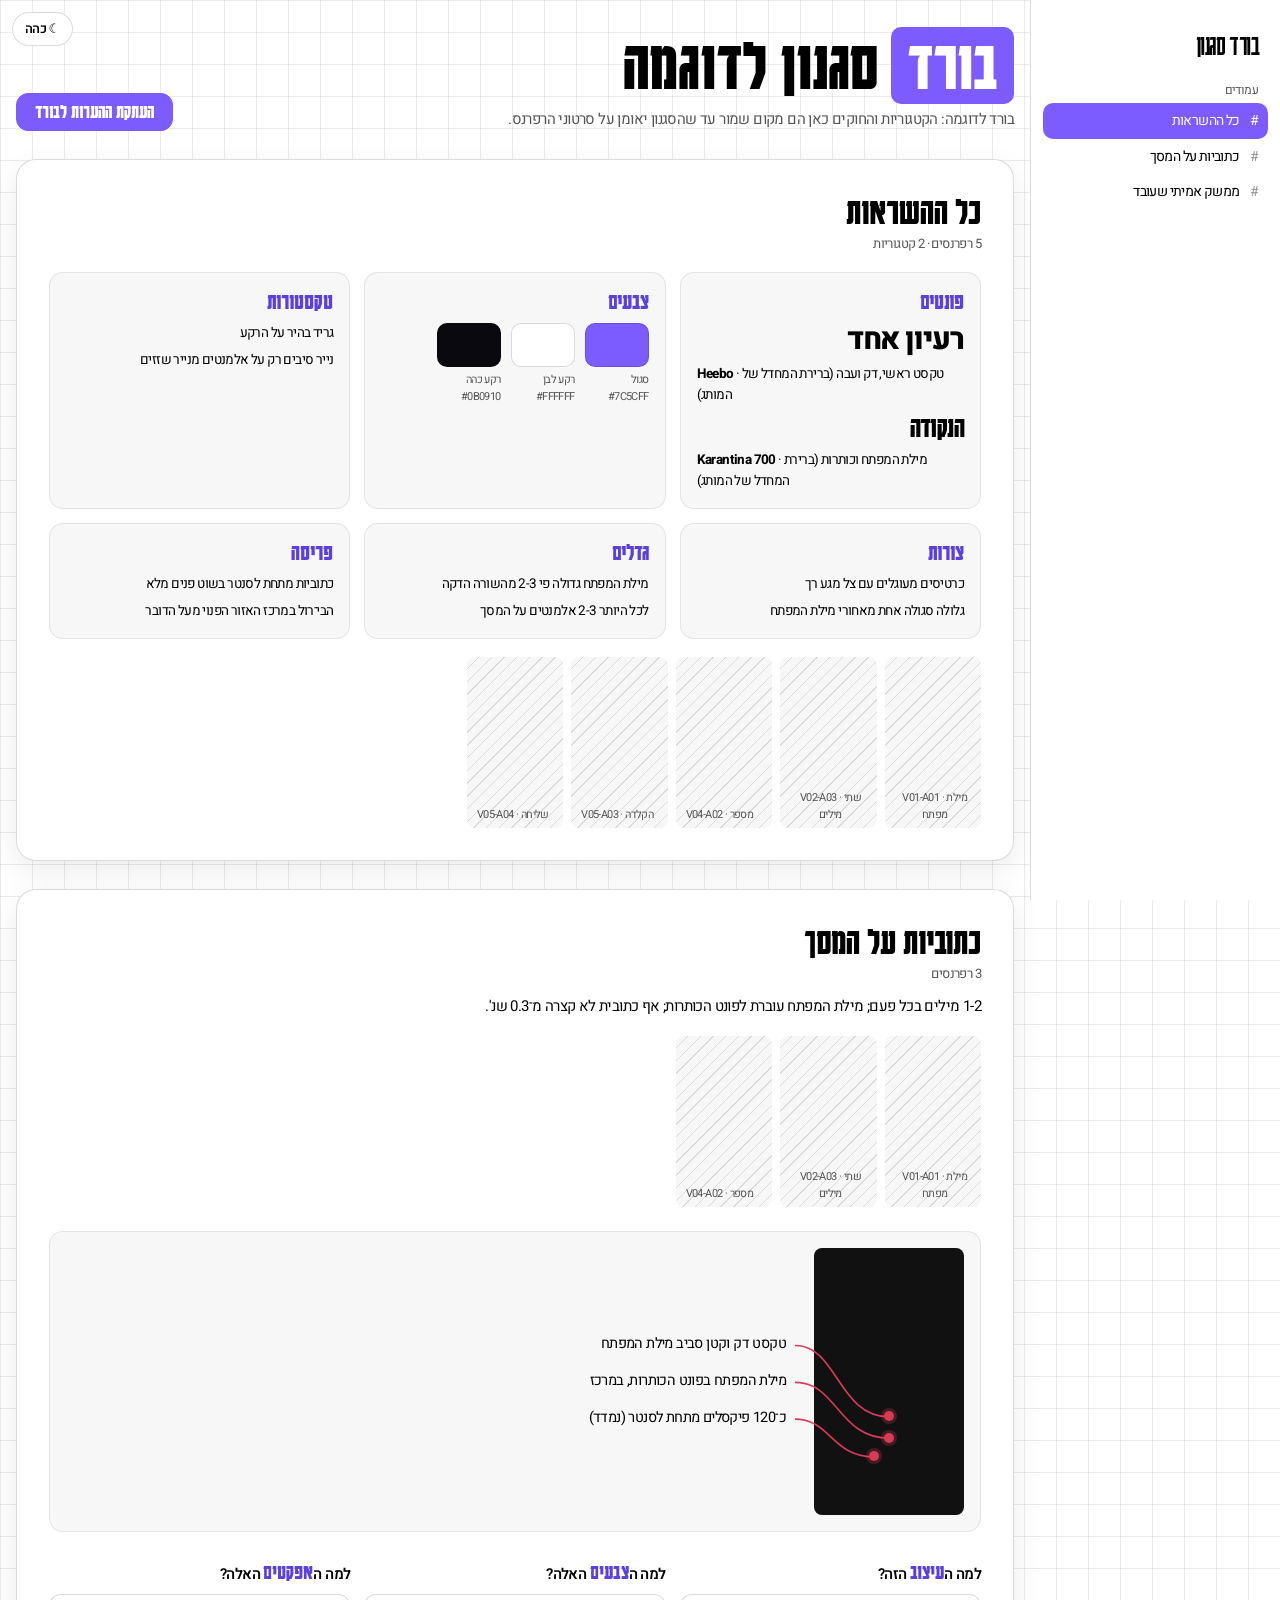
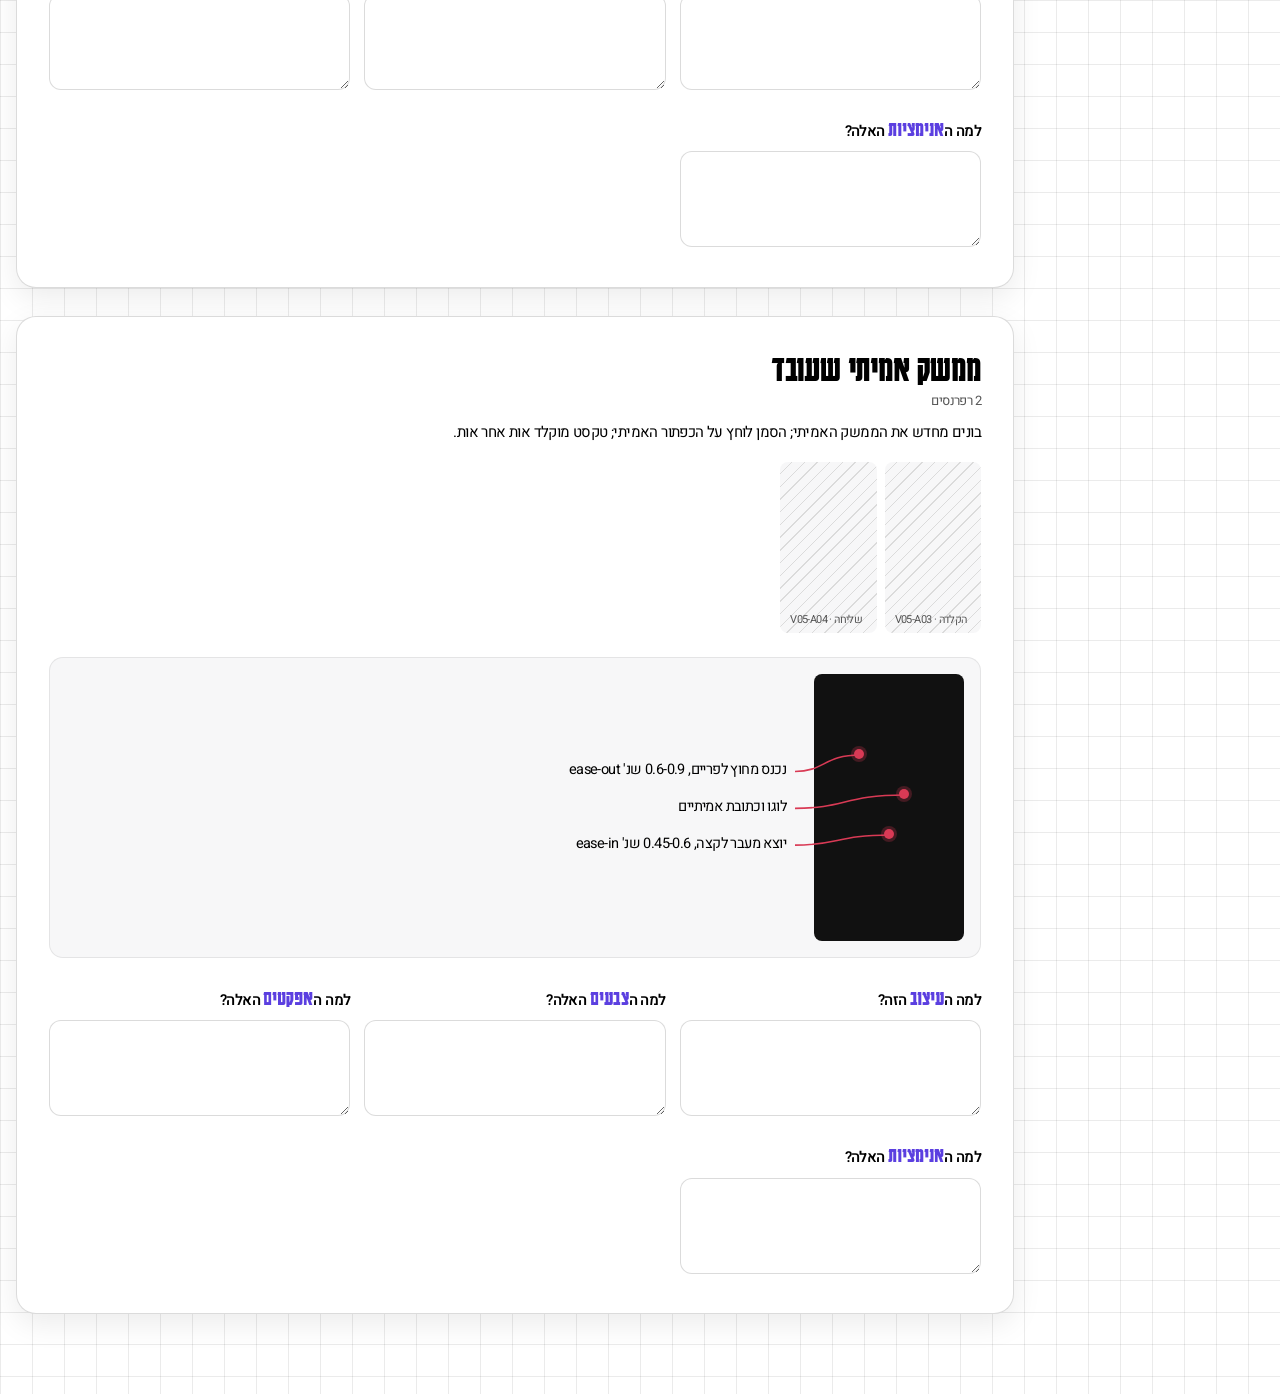
<file: assets/board-template.html>
<!doctype html>
<html lang="he" dir="rtl">
<head>
<meta charset="utf-8">
<meta name="viewport" content="width=device-width,initial-scale=1">
<title>Style Board</title>
<meta name="claude:viewport-fit-sides" content="cover">
<link rel="preconnect" href="https://fonts.googleapis.com">
<link rel="stylesheet" href="https://fonts.googleapis.com/css2?family=Karantina:wght@400;700&family=Heebo:wght@300;400;500;600;700;800&display=swap">
<style>
/* Course brand tokens ("וידאו עם AI"): Karantina 700 headlines, Heebo body (-0.04em), Consolas code;
   white / black / violet. Light by default, dark by system setting or the theme button. */
:root{
  --bg:#ffffff; --bg2:#f5f5f5; --surface:#ffffff; --surface2:#f7f7f8; --line:rgba(0,0,0,.08); --line2:rgba(0,0,0,.14);
  --fg:#000000; --muted:#555555; --dim:#959595;
  --accent:#7c5cff; --accent-hi:#9a82ff; --accent-text:#5b3fe0; --accent-ink:#ffffff; --accent-soft:#ece8ff;
  --ok:#0b8a56; --danger:#d93a55; --note:#b07800; --callout:#d93a55;
  --shadow:0 10px 30px rgba(0,0,0,.08); --glow:none;
  --display:"Karantina","Heebo",system-ui,sans-serif; --body:"Heebo",system-ui,-apple-system,"Segoe UI",sans-serif;
  --mono:ui-monospace,Consolas,"Courier New",monospace;
  color-scheme:light;
}
@media (prefers-color-scheme:dark){:root:not([data-theme="light"]){
  --bg:#0b0910; --bg2:#110e18; --surface:#17131f; --surface2:#1e1929; --line:rgba(237,233,255,.09); --line2:rgba(237,233,255,.16);
  --fg:#f4f1fb; --muted:#aba4bf; --dim:#7e7791;
  --accent-text:#b8a8ff; --accent-soft:rgba(124,92,255,.16); --ok:#5cffb0; --danger:#ff7a90; --note:#ffc94d; --callout:#ff7a90;
  --shadow:0 18px 40px -24px rgba(0,0,0,.8); --glow:radial-gradient(80% 60% at 50% 0%,rgba(124,92,255,.22),transparent 70%);
  color-scheme:dark}}
:root[data-theme="dark"]{
  --bg:#0b0910; --bg2:#110e18; --surface:#17131f; --surface2:#1e1929; --line:rgba(237,233,255,.09); --line2:rgba(237,233,255,.16);
  --fg:#f4f1fb; --muted:#aba4bf; --dim:#7e7791;
  --accent-text:#b8a8ff; --accent-soft:rgba(124,92,255,.16); --ok:#5cffb0; --danger:#ff7a90; --note:#ffc94d; --callout:#ff7a90;
  --shadow:0 18px 40px -24px rgba(0,0,0,.8); --glow:radial-gradient(80% 60% at 50% 0%,rgba(124,92,255,.22),transparent 70%);
  color-scheme:dark}
*{box-sizing:border-box}
[hidden]{display:none!important}
html{background:var(--bg)}
body{margin:0;background:var(--bg);background-image:var(--glow),linear-gradient(var(--line) 1px,transparent 1px),linear-gradient(90deg,var(--line) 1px,transparent 1px);
  background-size:100% 600px,32px 32px,32px 32px;background-repeat:no-repeat,repeat,repeat;
  color:var(--fg);font-family:var(--body);letter-spacing:-.04em;font-size:15px;line-height:1.55}
h1,h2,h3,.display{font-family:var(--display);font-weight:700;letter-spacing:0;line-height:1}
code,kbd,.mono{font-family:var(--mono);letter-spacing:0}
.on-accent{background:var(--accent);color:var(--accent-ink);font-family:var(--display);font-weight:700;letter-spacing:0;border-radius:10px;padding:0 .22em .06em}
button,input,textarea,select{font:inherit;letter-spacing:inherit;color:inherit}
.btn{font-weight:600;border:1px solid var(--line2);background:var(--surface);color:var(--fg);border-radius:12px;padding:8px 16px;cursor:pointer}
.btn:hover{border-color:var(--accent)}
.btn.primary{background:var(--accent);border-color:var(--accent);color:var(--accent-ink);font-family:var(--display);font-weight:700;letter-spacing:0;font-size:20px;line-height:1.1;padding:6px 18px 8px}
.btn.ok{color:var(--ok);border-color:var(--ok)}
:focus-visible{outline:2px solid var(--accent-hi);outline-offset:2px}
textarea,input[type=text]{width:100%;background:var(--surface);border:1px solid var(--line2);border-radius:12px;padding:10px 12px}
.theme-btn{position:fixed;inset-block-start:12px;inset-inline-end:12px;z-index:20;border-radius:999px;padding:6px 12px;font-size:13px}
@media (prefers-reduced-motion:reduce){*{scroll-behavior:auto!important;transition:none!important}}
/* Layout: a design-tool canvas. Sticky page list at the start side (like a design tool's Pages list),
   one panel per scene category: example grid + annotated breakdowns + the four "why" questions. */
.shell{display:grid;grid-template-columns:250px minmax(0,1fr);min-height:100vh}
nav{background:var(--surface);border-inline-end:1px solid var(--line2);padding:18px 12px;position:sticky;top:0;height:100vh;overflow:auto;
  padding-inline-start:max(12px,env(safe-area-inset-right,0px))}
nav .t{font-family:var(--display);font-size:30px;padding:4px 10px 4px}
nav .pg{color:var(--muted);font-size:12px;padding:8px 10px 4px}
nav a{display:flex;gap:10px;align-items:center;color:var(--fg);text-decoration:none;padding:7px 10px;border-radius:10px;font-size:14px}
nav a::before{content:"#";color:var(--dim)}
nav a:hover{background:var(--accent-soft)} nav a.on{background:var(--accent);color:var(--accent-ink)} nav a.on::before{color:var(--accent-ink)}
main{padding-block:28px 80px;padding-inline:max(16px,env(safe-area-inset-left,0px));display:flex;flex-direction:column;gap:28px;min-width:0}
.top{display:flex;flex-wrap:wrap;gap:12px 24px;align-items:end;justify-content:space-between}
h1{margin:0;font-size:clamp(40px,6vw,72px)}
.sub{color:var(--muted);margin-top:8px;max-width:70ch}
.panel{background:var(--surface);border:1px solid var(--line2);border-radius:20px;padding:clamp(16px,2.6vw,32px);scroll-margin-top:16px;box-shadow:var(--shadow)}
.panel h2{margin:0 0 4px;font-size:38px}
.panel .count{color:var(--muted);font-size:13px}
.panel .rule{margin:10px 0 0;max-width:80ch}
.grid{display:grid;grid-template-columns:repeat(auto-fill,minmax(92px,1fr));gap:8px;margin-top:18px}
.tile{aspect-ratio:9/16;max-width:100%;border:0;padding:0;border-radius:8px;background:#111 center/cover no-repeat;cursor:pointer;position:relative;color:#fff;font-size:11px}
.tile span{position:absolute;inset-inline-start:4px;bottom:4px;background:rgba(0,0,0,.6);padding:1px 6px;border-radius:6px;direction:ltr}
.tile.empty{background:repeating-linear-gradient(135deg,var(--surface2) 0 8px,var(--line2) 8px 9px);color:var(--muted)}
.tile.empty span{background:transparent;color:var(--muted)}
.ann-row{display:grid;grid-template-columns:repeat(auto-fit,minmax(min(100%,430px),1fr));gap:22px;margin-top:24px}
.ann{display:grid;grid-template-columns:150px minmax(0,1fr);gap:28px;align-items:center;position:relative;background:var(--surface2);border:1px solid var(--line);border-radius:14px;padding:16px}
.ann .frame{aspect-ratio:9/16;max-width:100%;border-radius:8px;background:#111 center/cover no-repeat;position:relative}
.ann .frame i{position:absolute;width:10px;height:10px;border-radius:50%;background:var(--callout);transform:translate(-50%,-50%);box-shadow:0 0 0 3px rgba(217,58,85,.25)}
.ann ol{list-style:none;margin:0;padding:0;display:flex;flex-direction:column;gap:18px}
.ann li{font-size:14.5px;line-height:1.3;position:relative;z-index:1}
.ann svg{position:absolute;inset:0;width:100%;height:100%;pointer-events:none;overflow:visible}
.ann path{fill:none;stroke:var(--callout);stroke-width:1.6}
.why{display:grid;grid-template-columns:repeat(auto-fit,minmax(min(100%,230px),1fr));gap:14px;margin-top:22px}
.why label{display:block;font-weight:600;margin-bottom:6px}
.why label em{font-style:normal;font-family:var(--display);font-weight:700;letter-spacing:0;font-size:22px;color:var(--accent-text)}
.why textarea{min-height:96px;resize:vertical}
.tokens{display:grid;grid-template-columns:repeat(auto-fit,minmax(min(100%,260px),1fr));gap:14px;margin-top:18px}
.tok{background:var(--surface2);border:1px solid var(--line);border-radius:14px;padding:16px;min-width:0}
.tok h3{margin:0 0 10px;font-size:24px;color:var(--accent-text)}
.sw{display:flex;gap:10px;flex-wrap:wrap}
.sw div{width:64px}
.sw b{display:block;height:44px;border-radius:10px;border:1px solid var(--line2)}
.sw small{display:block;font-size:11px;color:var(--muted);margin-top:4px;word-break:break-all}
.font-sample{font-size:30px;line-height:1.15;margin:4px 0}
.tok p{margin:6px 0 0;font-size:13.5px}
dialog{border:1px solid var(--line2);border-radius:18px;padding:0;max-width:min(980px,94vw);background:var(--surface);color:var(--fg)}
dialog::backdrop{background:rgba(11,9,16,.6)}
.dlg{display:grid;grid-template-columns:240px minmax(0,1fr);gap:20px;padding:20px;padding-top:56px}
.dlg video{width:100%;aspect-ratio:9/16;background:#000;border-radius:10px}
.dlg img{width:100%;border-radius:10px}
.dlg pre{white-space:pre-wrap;font:13px/1.5 var(--body);margin:0}
.x{position:absolute;inset-inline-end:12px;top:10px}
@media (max-width:820px){.shell{grid-template-columns:minmax(0,1fr)}nav{position:static;height:auto;display:flex;flex-wrap:wrap;gap:4px;border-inline-end:0;border-bottom:1px solid var(--line2)}nav .t,nav .pg{width:100%}.ann{grid-template-columns:110px minmax(0,1fr)}.dlg{grid-template-columns:minmax(0,1fr)}}
</style>
</head>
<body>
<div class="shell">
  <nav aria-label="עמודים"><div class="t">בורד סגנון</div><div class="pg">עמודים</div><div id="pages"></div></nav>
  <main id="main"></main>
</div>
<dialog id="dlg"><button class="btn x" type="button" id="dlg-x">סגירה</button><div class="dlg" id="dlg-body"></div></dialog>

<!-- Claude fills this block from the style's board.json.
     tiles: library animations (thumb = published image path; clip/strip/notes optional for the detail view).
     annotations: x,y are percent positions on the frame; each callout's label is one measurable rule. -->
<script type="application/json" id="board-data">
{
 "example": true,
 "style": "סגנון לדוגמה",
 "subtitle": "בורד לדוגמה: הקטגוריות והחוקים כאן הם מקום שמור עד שהסגנון יאומן על סרטוני הרפרנס.",
 "tokens": {
  "fonts": [
   {
    "name": "Heebo",
    "role": "טקסט ראשי, דק ועבה (ברירת המחדל של המותג)",
    "sample": "רעיון אחד",
    "css": "font-family:Heebo;font-weight:800;letter-spacing:-0.04em"
   },
   {
    "name": "Karantina 700",
    "role": "מילת המפתח וכותרות (ברירת המחדל של המותג)",
    "sample": "הנקודה",
    "css": "font-family:Karantina;font-weight:700"
   }
  ],
  "colors": [
   {
    "hex": "#7C5CFF",
    "name": "סגול"
   },
   {
    "hex": "#FFFFFF",
    "name": "רקע לבן"
   },
   {
    "hex": "#0B0910",
    "name": "רקע כהה"
   }
  ],
  "textures": [
   "גריד בהיר על הרקע",
   "נייר סיבים רק על אלמנטים מנייר שזזים"
  ],
  "shapes": [
   "כרטיסים מעוגלים עם צל מגע רך",
   "גלולה סגולה אחת מאחורי מילת המפתח"
  ],
  "sizing": [
   "מילת המפתח גדולה פי 2-3 מהשורה הדקה",
   "לכל היותר 2-3 אלמנטים על המסך"
  ],
  "layout": [
   "כתוביות מתחת לסנטר בשוט פנים מלא",
   "הבי־רול במרכז האזור הפנוי מעל הדובר"
  ]
 },
 "categories": [
  {
   "id": "captions",
   "name": "כתוביות על המסך",
   "rule": "1-2 מילים בכל פעם; מילת המפתח עוברת לפונט הכותרות; אף כתובית לא קצרה מ־0.3 שנ'.",
   "tiles": [
    {
     "id": "V01-A01",
     "label": "מילת מפתח"
    },
    {
     "id": "V02-A03",
     "label": "שתי מילים"
    },
    {
     "id": "V04-A02",
     "label": "מספר"
    }
   ],
   "annotations": [
    {
     "thumb": "",
     "callouts": [
      {
       "x": 50,
       "y": 63,
       "label": "טקסט דק וקטן סביב מילת המפתח"
      },
      {
       "x": 50,
       "y": 71,
       "label": "מילת המפתח בפונט הכותרות, במרכז"
      },
      {
       "x": 40,
       "y": 78,
       "label": "כ־120 פיקסלים מתחת לסנטר (נמדד)"
      }
     ]
    }
   ],
   "why": {
    "design": "",
    "colors": "",
    "effects": "",
    "animations": ""
   }
  },
  {
   "id": "real-ui",
   "name": "ממשק אמיתי שעובד",
   "rule": "בונים מחדש את הממשק האמיתי; הסמן לוחץ על הכפתור האמיתי; טקסט מוקלד אות אחר אות.",
   "tiles": [
    {
     "id": "V05-A03",
     "label": "הקלדה"
    },
    {
     "id": "V05-A04",
     "label": "שליחה"
    }
   ],
   "annotations": [
    {
     "thumb": "",
     "callouts": [
      {
       "x": 30,
       "y": 30,
       "label": "נכנס מחוץ לפריים, 0.6-0.9 שנ' ease-out"
      },
      {
       "x": 60,
       "y": 45,
       "label": "לוגו וכתובת אמיתיים"
      },
      {
       "x": 50,
       "y": 60,
       "label": "יוצא מעבר לקצה, 0.45-0.6 שנ' ease-in"
      }
     ]
    }
   ],
   "why": {
    "design": "",
    "colors": "",
    "effects": "",
    "animations": ""
   }
  }
 ]
}
</script>
<script>
(function(){
  const data = JSON.parse(document.getElementById('board-data').textContent);
  const KEY = 'board:' + data.style;
  let notes = {};
  try { notes = JSON.parse(localStorage.getItem(KEY) || '{}'); } catch(e) { notes = {}; }
  const save = () => { try { localStorage.setItem(KEY, JSON.stringify(notes)); } catch(e) {} };
  const esc = s => String(s ?? '').replace(/[&<>"]/g, c => ({'&':'&amp;','<':'&lt;','>':'&gt;','"':'&quot;'}[c]));
  const main = document.getElementById('main'), pages = document.getElementById('pages');
  const WHY = [["design","למה ה<em>עיצוב</em> הזה?","העיצוב"],["colors","למה ה<em>צבעים</em> האלה?","הצבעים"],["effects","למה ה<em>אפקטים</em> האלה?","האפקטים"],["animations","למה ה<em>אנימציות</em> האלה?","האנימציות"]];
  const TOK = {textures:"טקסטורות",shapes:"צורות",sizing:"גדלים",layout:"פריסה"};

  const top = document.createElement('div'); top.className = 'top';
  top.innerHTML = `<div><h1 dir="auto"><span class="on-accent">בורד</span> ${esc(data.style)}</h1><div class="sub" dir="auto">${esc(data.subtitle || '')}</div></div>
    <div style="display:flex;gap:10px;flex-wrap:wrap"><button class="btn primary" id="copy" type="button">העתקת ההערות לבורד</button></div>`;
  main.appendChild(top);

  const link = (id, name) => { const a = document.createElement('a'); a.href = '#' + id; a.textContent = name; a.dataset.id = id; a.dir = 'auto'; pages.appendChild(a); };
  link('full', 'כל ההשראות');

  const t = data.tokens || {};
  const full = document.createElement('section'); full.className = 'panel'; full.id = 'full';
  const allTiles = data.categories.flatMap(c => c.tiles.map(x => Object.assign({cat:c.name}, x)));
  full.innerHTML = `<h2>כל ההשראות</h2><div class="count">${allTiles.length} רפרנסים · ${data.categories.length} קטגוריות</div>
    <div class="tokens">
      <div class="tok"><h3>פונטים</h3>${(t.fonts||[]).map(f => `<div class="font-sample" dir="auto" style="${esc(f.css)}">${esc(f.sample)}</div><p dir="auto"><b>${esc(f.name)}</b> · ${esc(f.role)}</p>`).join('')}</div>
      <div class="tok"><h3>צבעים</h3><div class="sw">${(t.colors||[]).map(c => `<div><b style="background:${esc(c.hex)}"></b><small dir="auto">${esc(c.name)}<br><span dir="ltr">${esc(c.hex)}</span></small></div>`).join('')}</div></div>
      ${Object.keys(TOK).map(k => `<div class="tok"><h3>${TOK[k]}</h3>${(t[k]||[]).map(x => `<p dir="auto">${esc(x)}</p>`).join('')}</div>`).join('')}
    </div><div class="grid" id="grid-full"></div>`;
  main.appendChild(full);

  function tile(x){
    const b = document.createElement('button'); b.type = 'button';
    b.className = 'tile' + (x.thumb ? '' : ' empty');
    if (x.thumb) b.style.backgroundImage = `url('${x.thumb}')`;
    b.innerHTML = `<span>${esc(x.id)}${x.label ? ' · ' + esc(x.label) : ''}</span>`;
    b.setAttribute('aria-label', `${x.id} ${x.label || ''}`);
    b.onclick = () => open(x);
    return b;
  }
  allTiles.forEach(x => document.getElementById('grid-full').appendChild(tile(x)));

  data.categories.forEach(c => {
    link(c.id, c.name);
    const p = document.createElement('section'); p.className = 'panel'; p.id = c.id;
    notes[c.id] = notes[c.id] || {};
    p.innerHTML = `<h2 dir="auto">${esc(c.name)}</h2><div class="count">${c.tiles.length} רפרנסים</div>
      ${c.rule ? `<p class="rule" dir="auto">${esc(c.rule)}</p>` : ''}
      <div class="grid"></div>
      <div class="ann-row">${(c.annotations||[]).map((a,i) => `
        <div class="ann" data-i="${i}"><div class="frame" style="${a.thumb ? `background-image:url('${esc(a.thumb)}')` : ''}">${a.callouts.map(k => `<i style="left:${k.x}%;top:${k.y}%"></i>`).join('')}</div>
          <ol>${a.callouts.map(k => `<li dir="auto">${esc(k.label)}</li>`).join('')}</ol><svg aria-hidden="true"></svg></div>`).join('')}</div>
      <div class="why">${WHY.map(([k, l]) => `<div><label for="w-${c.id}-${k}">${l}</label>
        <textarea id="w-${c.id}-${k}" dir="auto" data-k="${k}">${esc(notes[c.id][k] ?? (c.why||{})[k] ?? '')}</textarea></div>`).join('')}</div>`;
    main.appendChild(p);
    c.tiles.forEach(x => p.querySelector('.grid').appendChild(tile(Object.assign({cat:c.name}, x))));
    p.querySelectorAll('textarea').forEach(ta => ta.addEventListener('input', () => { notes[c.id][ta.dataset.k] = ta.value; save(); }));
  });

  function drawCallouts(){
    document.querySelectorAll('.ann').forEach(ann => {
      const svg = ann.querySelector('svg'), box = ann.getBoundingClientRect();
      const dots = ann.querySelectorAll('.frame i'), labels = ann.querySelectorAll('li');
      let d = '';
      dots.forEach((dot, i) => {
        const a = dot.getBoundingClientRect(), l = labels[i] && labels[i].getBoundingClientRect();
        if (!l) return;
        const x1 = a.left + a.width/2 - box.left, y1 = a.top + a.height/2 - box.top;
        const labelsLeft = l.right < a.left;   // in RTL the labels sit left of the frame
        const x2 = (labelsLeft ? l.right + 8 : l.left - 8) - box.left, y2 = l.top + l.height/2 - box.top;
        const mx = x1 + (x2 - x1) * .55;
        d += `M${x1},${y1} C${mx},${y1} ${mx},${y2} ${x2},${y2} `;
      });
      svg.innerHTML = `<path d="${d}"/>`;
    });
  }
  drawCallouts(); addEventListener('resize', drawCallouts);
  if (document.fonts) document.fonts.ready.then(drawCallouts);

  const dlg = document.getElementById('dlg'), body = document.getElementById('dlg-body');
  function open(x){
    body.innerHTML = `${x.clip ? `<video src="${esc(x.clip)}" controls autoplay muted loop playsinline></video>` : (x.thumb ? `<img src="${esc(x.thumb)}" alt="">` : '<div class="tile empty" style="cursor:default"><span>אין עדיין מדיה</span></div>')}
      <div style="min-width:0"><h2 style="margin:0 0 4px;font-size:34px" dir="ltr">${esc(x.id)}</h2><div class="count" dir="auto">${esc(x.cat || '')}</div>
      ${x.strip ? `<img src="${esc(x.strip)}" alt="כל הפריימים של האנימציה" style="margin-top:12px">` : ''}
      ${x.notes ? `<pre dir="auto" style="margin-top:12px">${esc(x.notes)}</pre>` : ''}</div>`;
    if (dlg.showModal) dlg.showModal();
  }
  document.getElementById('dlg-x').onclick = () => dlg.close();

  const io = new IntersectionObserver(es => es.forEach(e => {
    if (e.isIntersecting) pages.querySelectorAll('a').forEach(a => a.classList.toggle('on', a.dataset.id === e.target.id));
  }), {rootMargin:'-20% 0px -70% 0px'});
  document.querySelectorAll('.panel').forEach(p => io.observe(p));
  if (location.hash) { const el = document.getElementById(location.hash.slice(1)); if (el) el.scrollIntoView(); }

  const copy = document.getElementById('copy');
  copy.onclick = () => {
    const L = [`# ${data.style}: הערות לבורד`, ''];
    data.categories.forEach(c => {
      L.push(`## ${c.name}`);
      WHY.forEach(([k,,h]) => { const v = (notes[c.id][k] ?? (c.why||{})[k] ?? '').trim(); if (v) L.push(`- למה ${h}: ${v}`); });
      L.push('');
    });
    const txt = L.join('\n');
    const ok = () => { copy.textContent = '✓ הועתק, הדביקו ל־Claude'; setTimeout(() => copy.textContent = 'העתקת ההערות לבורד', 2600); };
    const fb = () => { let ta = document.getElementById('board-out'); if (!ta) { ta = document.createElement('textarea'); ta.id = 'board-out'; ta.rows = 8; top.appendChild(ta); } ta.value = txt; ta.select(); copy.textContent = 'סמנו והעתיקו את הטקסט'; };
    navigator.clipboard && navigator.clipboard.writeText ? navigator.clipboard.writeText(txt).then(ok, fb) : fb();
  };
})();
</script>
<script>
(function(){
  var KEY='style-lab:theme', root=document.documentElement;
  try{var t=localStorage.getItem(KEY); if(t) root.dataset.theme=t;}catch(e){}
  var b=document.createElement('button'); b.type='button'; b.className='btn theme-btn';
  var label=function(){var dark=root.dataset.theme?root.dataset.theme==='dark':matchMedia('(prefers-color-scheme: dark)').matches; b.textContent=dark?'☀ בהיר':'☾ כהה';};
  b.onclick=function(){var dark=root.dataset.theme?root.dataset.theme==='dark':matchMedia('(prefers-color-scheme: dark)').matches;
    root.dataset.theme=dark?'light':'dark'; try{localStorage.setItem(KEY,root.dataset.theme);}catch(e){} label();};
  label(); document.body.appendChild(b);
})();
</script>
</body>
</html>
</file>
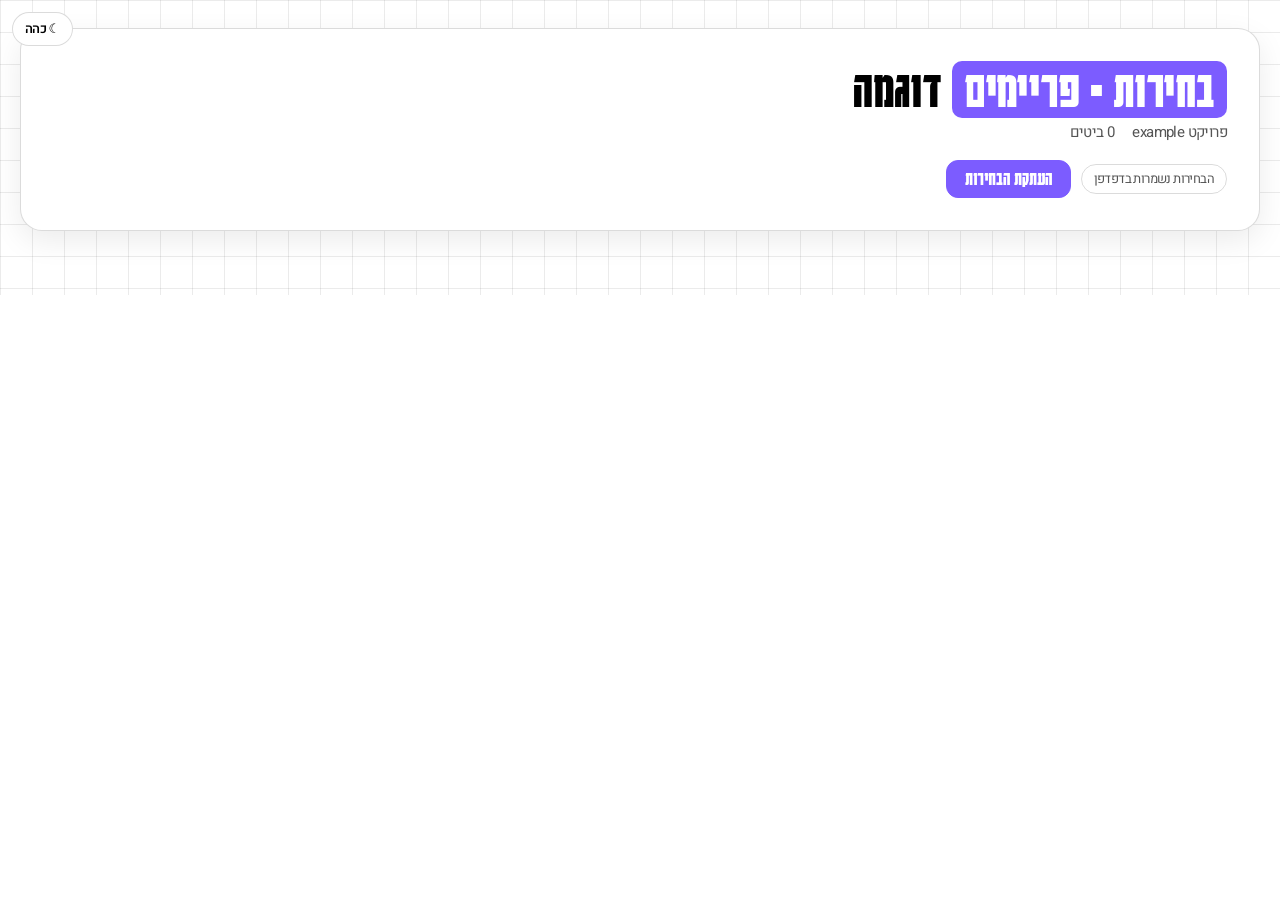
<file: assets/picks-template.html>
<!doctype html>
<html lang="he" dir="rtl">
<head>
<meta charset="utf-8">
<meta name="viewport" content="width=device-width,initial-scale=1">
<title>Picks</title>
<meta name="claude:viewport-fit-sides" content="cover">
<link rel="preconnect" href="https://fonts.googleapis.com">
<link rel="stylesheet" href="https://fonts.googleapis.com/css2?family=Karantina:wght@400;700&family=Heebo:wght@300;400;500;600;700;800&display=swap">
<style>
/* Course brand tokens ("וידאו עם AI"): Karantina 700 headlines, Heebo body (-0.04em), Consolas code;
   white / black / violet. Light by default, dark by system setting or the theme button. */
:root{
  --bg:#ffffff; --bg2:#f5f5f5; --surface:#ffffff; --surface2:#f7f7f8; --line:rgba(0,0,0,.08); --line2:rgba(0,0,0,.14);
  --fg:#000000; --muted:#555555; --dim:#959595;
  --accent:#7c5cff; --accent-hi:#9a82ff; --accent-text:#5b3fe0; --accent-ink:#ffffff; --accent-soft:#ece8ff;
  --ok:#0b8a56; --danger:#d93a55; --note:#b07800; --callout:#d93a55;
  --shadow:0 10px 30px rgba(0,0,0,.08); --glow:none;
  --display:"Karantina","Heebo",system-ui,sans-serif; --body:"Heebo",system-ui,-apple-system,"Segoe UI",sans-serif;
  --mono:ui-monospace,Consolas,"Courier New",monospace;
  color-scheme:light;
}
@media (prefers-color-scheme:dark){:root:not([data-theme="light"]){
  --bg:#0b0910; --bg2:#110e18; --surface:#17131f; --surface2:#1e1929; --line:rgba(237,233,255,.09); --line2:rgba(237,233,255,.16);
  --fg:#f4f1fb; --muted:#aba4bf; --dim:#7e7791;
  --accent-text:#b8a8ff; --accent-soft:rgba(124,92,255,.16); --ok:#5cffb0; --danger:#ff7a90; --note:#ffc94d; --callout:#ff7a90;
  --shadow:0 18px 40px -24px rgba(0,0,0,.8); --glow:radial-gradient(80% 60% at 50% 0%,rgba(124,92,255,.22),transparent 70%);
  color-scheme:dark}}
:root[data-theme="dark"]{
  --bg:#0b0910; --bg2:#110e18; --surface:#17131f; --surface2:#1e1929; --line:rgba(237,233,255,.09); --line2:rgba(237,233,255,.16);
  --fg:#f4f1fb; --muted:#aba4bf; --dim:#7e7791;
  --accent-text:#b8a8ff; --accent-soft:rgba(124,92,255,.16); --ok:#5cffb0; --danger:#ff7a90; --note:#ffc94d; --callout:#ff7a90;
  --shadow:0 18px 40px -24px rgba(0,0,0,.8); --glow:radial-gradient(80% 60% at 50% 0%,rgba(124,92,255,.22),transparent 70%);
  color-scheme:dark}
*{box-sizing:border-box}
[hidden]{display:none!important}
html{background:var(--bg)}
body{margin:0;background:var(--bg);background-image:var(--glow),linear-gradient(var(--line) 1px,transparent 1px),linear-gradient(90deg,var(--line) 1px,transparent 1px);
  background-size:100% 600px,32px 32px,32px 32px;background-repeat:no-repeat,repeat,repeat;
  color:var(--fg);font-family:var(--body);letter-spacing:-.04em;font-size:15px;line-height:1.55}
h1,h2,h3,.display{font-family:var(--display);font-weight:700;letter-spacing:0;line-height:1}
code,kbd,.mono{font-family:var(--mono);letter-spacing:0}
.on-accent{background:var(--accent);color:var(--accent-ink);font-family:var(--display);font-weight:700;letter-spacing:0;border-radius:10px;padding:0 .22em .06em}
button,input,textarea,select{font:inherit;letter-spacing:inherit;color:inherit}
.btn{font-weight:600;border:1px solid var(--line2);background:var(--surface);color:var(--fg);border-radius:12px;padding:8px 16px;cursor:pointer}
.btn:hover{border-color:var(--accent)}
.btn.primary{background:var(--accent);border-color:var(--accent);color:var(--accent-ink);font-family:var(--display);font-weight:700;letter-spacing:0;font-size:20px;line-height:1.1;padding:6px 18px 8px}
.btn.ok{color:var(--ok);border-color:var(--ok)}
:focus-visible{outline:2px solid var(--accent-hi);outline-offset:2px}
textarea,input[type=text]{width:100%;background:var(--surface);border:1px solid var(--line2);border-radius:12px;padding:10px 12px}
.theme-btn{position:fixed;inset-block-start:12px;inset-inline-end:12px;z-index:20;border-radius:999px;padding:6px 12px;font-size:13px}
@media (prefers-reduced-motion:reduce){*{scroll-behavior:auto!important;transition:none!important}}
/* Pick page: per beat three cards side by side (stills or looped clips), the wild card and my pick
   marked, one "use this" per card and a "more ideas" toggle per beat. */
body{padding-inline:max(16px,env(safe-area-inset-left,0px));padding-block:28px 64px}
.wrap{max-width:1240px;margin:0 auto;display:flex;flex-direction:column;gap:22px}
.card{background:var(--surface);border:1px solid var(--line2);border-radius:22px;padding:clamp(18px,3vw,32px);box-shadow:var(--shadow)}
.head h1{margin:0 0 6px;font-size:clamp(34px,5vw,54px)}
.meta{color:var(--muted);display:flex;flex-wrap:wrap;gap:6px 18px}
.actions{display:flex;flex-wrap:wrap;align-items:center;gap:10px;margin-top:16px}
.pill{font-size:13px;color:var(--muted);border:1px solid var(--line2);border-radius:999px;padding:4px 12px}
.bh{display:flex;justify-content:space-between;align-items:baseline;gap:12px;flex-wrap:wrap}
.bh h2{margin:0;font-size:34px}.bh small{font-family:var(--mono);font-size:13px;color:var(--dim);margin-inline-start:10px}
.script{color:var(--muted);margin:6px 0 14px}
.cards{display:grid;grid-template-columns:repeat(auto-fit,minmax(220px,1fr));gap:14px}
.opt{border:1.5px solid var(--line2);border-radius:16px;padding:10px;display:flex;flex-direction:column;gap:8px;background:var(--surface)}
.opt.on{border-color:var(--accent);background:linear-gradient(var(--accent-soft),var(--surface) 70%)}
.opt img,.opt video{width:100%;border-radius:10px;background:var(--bg2);display:block}
.opt h3{margin:0;font-size:22px}
.badges{display:flex;gap:6px;flex-wrap:wrap;min-height:22px}
.badge{font-size:12px;border-radius:999px;padding:2px 10px;border:1px solid var(--line2);color:var(--muted)}
.badge.wild{border-color:var(--callout);color:var(--callout)}
.badge.mine{background:var(--accent);border-color:var(--accent);color:var(--accent-ink)}
.use{margin-top:auto}
.opt.on .use{background:var(--accent);border-color:var(--accent);color:var(--accent-ink)}
.row{display:flex;gap:10px;align-items:center;flex-wrap:wrap;margin-top:12px}
.row label{display:flex;gap:6px;align-items:center;cursor:pointer}
.row input[type=text]{flex:1;min-width:200px}
</style>
</head>
<body>
<div class="wrap" id="app"></div>

<!-- pickpage.py fills this block: {step, project, title, mode, beats: [{n, start, end, script, recommended,
     cards: [{id, title, wild, desc, source, media}]}]}. Media paths are published next to the page. -->
<script type="application/json" id="picks-data">
{"step": "frames", "project": "example", "title": "דוגמה", "mode": null, "beats": []}
</script>
<script>
(function(){
  const data = JSON.parse(document.getElementById('picks-data').textContent);
  const STEP = {plan: 'תוכנית', frames: 'פריימים', motion: 'תנועה'};
  const esc = s => String(s == null ? '' : s).replace(/[&<>"']/g, c => ({'&':'&amp;','<':'&lt;','>':'&gt;','"':'&quot;',"'":'&#39;'}[c]));
  const KEY = 'style-lab:picks:' + data.project + ':' + data.step;
  let state = {};
  try { state = JSON.parse(localStorage.getItem(KEY) || '{}') || {}; } catch (e) { state = {}; }
  const save = () => { try { localStorage.setItem(KEY, JSON.stringify(state)); } catch (e) {} };
  const app = document.getElementById('app');
  const fmt = t => (t == null ? '' : Number(t).toFixed(1));

  const head = document.createElement('section');
  head.className = 'card head';
  head.innerHTML = `<h1 dir="auto"><span class="on-accent">בחירות · ${esc(STEP[data.step])}</span> ${esc(data.title)}</h1>
    <div class="meta"><span>פרויקט <span dir="ltr">${esc(data.project)}</span></span><span>${data.beats.length} ביטים</span></div>
    ${data.step === 'motion' ? `<div class="row"><b>מצב תנועה</b>
      <label><input type="radio" name="mode" value="three"> 3 וריאציות לכל ביט</label>
      <label><input type="radio" name="mode" value="one"> אחת, Claude מחליט</label></div>` : ''}
    <div class="actions"><span class="pill">הבחירות נשמרות בדפדפן</span>
      <button class="btn primary" id="copy" type="button">העתקת הבחירות</button></div>`;
  app.appendChild(head);
  if (data.step === 'motion') {
    const cur = state.__mode || data.mode || 'three';
    head.querySelectorAll('input[name=mode]').forEach(r => { r.checked = r.value === cur;
      r.addEventListener('change', () => { state.__mode = r.value; save(); }); });
  }

  data.beats.forEach(b => {
    const s = state[b.n] = state[b.n] || {};
    const sec = document.createElement('section');
    sec.className = 'card';
    const media = c => !c.media ? '' : data.step === 'motion'
      ? `<video src="${esc(c.media)}" autoplay muted loop playsinline></video>`
      : `<img src="${esc(c.media)}" alt="${esc(c.title)}">`;
    sec.innerHTML = `<div class="bh"><h2>ביט ${b.n}<small dir="ltr">${fmt(b.start)} – ${fmt(b.end)}</small></h2></div>
      <div class="script" dir="auto">${esc(b.script)}</div>
      <div class="cards">${b.cards.map(c => `<div class="opt" data-id="${esc(c.id)}">${media(c)}
        <div class="badges">${c.wild ? '<span class="badge wild">קלף פראי</span>' : ''}${c.id === b.recommended ? '<span class="badge mine">ההמלצה שלי</span>' : ''}</div>
        <h3 dir="auto">${esc(c.title)}</h3><div dir="auto">${esc(c.desc)}</div>
        <button class="btn use" type="button">לבחור בזה</button></div>`).join('')}</div>
      <div class="row"><label><input type="checkbox" class="more"> עוד רעיונות</label>
        ${data.step === 'motion' ? `<label>לביט הזה: <select class="mo"><option value="">כמו כל הסרטון</option><option value="three">3</option><option value="one">1</option></select></label>` : ''}
        <input type="text" class="note" dir="auto" placeholder="הערה לביט (לא חובה)"></div>`;
    app.appendChild(sec);
    const paint = () => sec.querySelectorAll('.opt').forEach(el => {
      const on = !s.more && (s.picked || b.recommended) === el.dataset.id;
      el.classList.toggle('on', on); el.querySelector('.use').textContent = on ? '✓ נבחר' : 'לבחור בזה'; });
    sec.querySelectorAll('.use').forEach(btn => btn.addEventListener('click', e => {
      s.picked = e.target.closest('.opt').dataset.id; s.more = false; sec.querySelector('.more').checked = false; save(); paint(); }));
    const more = sec.querySelector('.more'); more.checked = !!s.more;
    more.addEventListener('change', () => { s.more = more.checked; save(); paint(); });
    const note = sec.querySelector('.note'); note.value = s.note || '';
    note.addEventListener('input', () => { s.note = note.value.trim(); save(); });
    const mo = sec.querySelector('.mo');
    if (mo) { mo.value = s.motion || ''; mo.addEventListener('change', () => { s.motion = mo.value; save(); }); }
    paint();
  });

  // Mirrors pickpage.copy_text(): change both together.
  function copyText(){
    const L = [`# בחירות · ${data.title} · ${STEP[data.step]}`, `פרויקט: ${data.project}`];
    if (data.step === 'motion') L.push(`מצב תנועה: ${(state.__mode || data.mode) === 'one' ? '1' : '3'}`);
    data.beats.forEach(b => {
      const s = state[b.n] || {};
      let line = s.more ? `B${b.n}: עוד רעיונות` : `B${b.n}: ${s.picked || b.recommended || b.cards[0].id}`;
      if (s.note) line += ` | הערה: ${s.note}`;
      L.push(line);
      if (data.step === 'motion' && (s.motion === 'one' || s.motion === 'three')) L.push(`B${b.n} תנועה: ${s.motion === 'one' ? '1' : '3'}`);
    });
    return L.join('\n') + '\n';
  }
  const copyBtn = document.getElementById('copy');
  copyBtn.addEventListener('click', () => {
    const txt = copyText();
    const done = () => { copyBtn.textContent = '✓ הועתק, הדביקו ל־Claude'; setTimeout(() => copyBtn.textContent = 'העתקת הבחירות', 2600); };
    const fallback = () => {
      let pre = document.getElementById('picks-out');
      if (!pre) { pre = document.createElement('textarea'); pre.id = 'picks-out'; pre.rows = 10; head.appendChild(pre); }
      pre.value = txt; pre.focus(); pre.select(); copyBtn.textContent = 'סמנו והעתיקו את הטקסט למטה';
    };
    if (navigator.clipboard && navigator.clipboard.writeText) navigator.clipboard.writeText(txt).then(done, fallback); else fallback();
  });
})();
</script>
<script>
(function(){
  var KEY='style-lab:theme', root=document.documentElement;
  try{var t=localStorage.getItem(KEY); if(t) root.dataset.theme=t;}catch(e){}
  var b=document.createElement('button'); b.type='button'; b.className='btn theme-btn';
  var label=function(){var dark=root.dataset.theme?root.dataset.theme==='dark':matchMedia('(prefers-color-scheme: dark)').matches; b.textContent=dark?'☀ בהיר':'☾ כהה';};
  b.onclick=function(){var dark=root.dataset.theme?root.dataset.theme==='dark':matchMedia('(prefers-color-scheme: dark)').matches;
    root.dataset.theme=dark?'light':'dark'; try{localStorage.setItem(KEY,root.dataset.theme);}catch(e){} label();};
  label(); document.body.appendChild(b);
})();
</script>
</body>
</html>
</file>
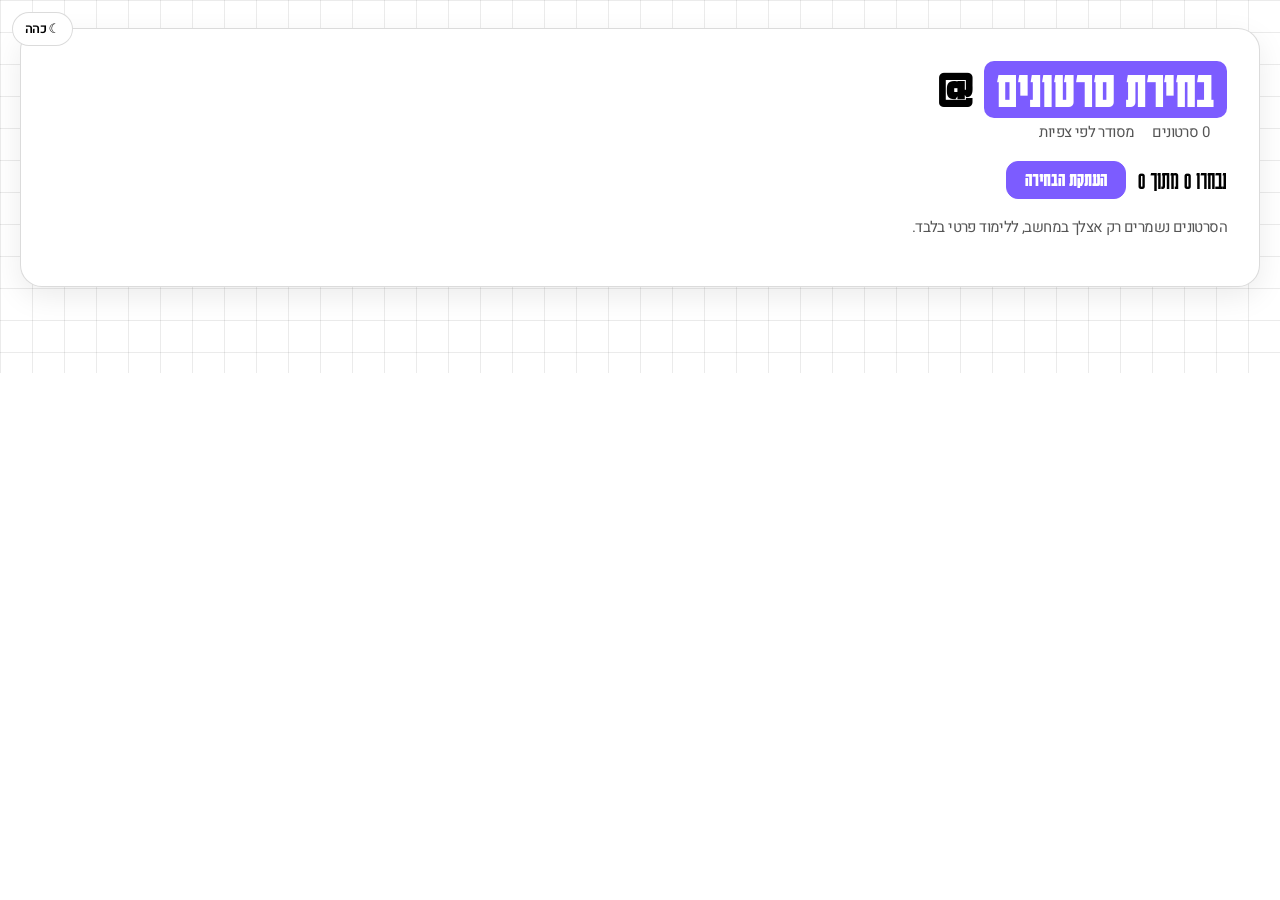
<file: assets/profile-pick-template.html>
<!doctype html>
<html lang="he" dir="rtl">
<head>
<meta charset="utf-8">
<meta name="viewport" content="width=device-width,initial-scale=1">
<title>Profile picks</title>
<meta name="claude:viewport-fit-sides" content="cover">
<link rel="preconnect" href="https://fonts.googleapis.com">
<link rel="stylesheet" href="https://fonts.googleapis.com/css2?family=Karantina:wght@400;700&family=Heebo:wght@300;400;500;600;700;800&display=swap">
<style>
/* Course brand tokens ("וידאו עם AI"): Karantina 700 headlines, Heebo body (-0.04em), Consolas code;
   white / black / violet. Light by default, dark by system setting or the theme button. */
:root{
  --bg:#ffffff; --bg2:#f5f5f5; --surface:#ffffff; --surface2:#f7f7f8; --line:rgba(0,0,0,.08); --line2:rgba(0,0,0,.14);
  --fg:#000000; --muted:#555555; --dim:#959595;
  --accent:#7c5cff; --accent-hi:#9a82ff; --accent-text:#5b3fe0; --accent-ink:#ffffff; --accent-soft:#ece8ff;
  --ok:#0b8a56; --danger:#d93a55; --note:#b07800; --callout:#d93a55;
  --shadow:0 10px 30px rgba(0,0,0,.08); --glow:none;
  --display:"Karantina","Heebo",system-ui,sans-serif; --body:"Heebo",system-ui,-apple-system,"Segoe UI",sans-serif;
  --mono:ui-monospace,Consolas,"Courier New",monospace;
  color-scheme:light;
}
@media (prefers-color-scheme:dark){:root:not([data-theme="light"]){
  --bg:#0b0910; --bg2:#110e18; --surface:#17131f; --surface2:#1e1929; --line:rgba(237,233,255,.09); --line2:rgba(237,233,255,.16);
  --fg:#f4f1fb; --muted:#aba4bf; --dim:#7e7791;
  --accent-text:#b8a8ff; --accent-soft:rgba(124,92,255,.16); --ok:#5cffb0; --danger:#ff7a90; --note:#ffc94d; --callout:#ff7a90;
  --shadow:0 18px 40px -24px rgba(0,0,0,.8); --glow:radial-gradient(80% 60% at 50% 0%,rgba(124,92,255,.22),transparent 70%);
  color-scheme:dark}}
:root[data-theme="dark"]{
  --bg:#0b0910; --bg2:#110e18; --surface:#17131f; --surface2:#1e1929; --line:rgba(237,233,255,.09); --line2:rgba(237,233,255,.16);
  --fg:#f4f1fb; --muted:#aba4bf; --dim:#7e7791;
  --accent-text:#b8a8ff; --accent-soft:rgba(124,92,255,.16); --ok:#5cffb0; --danger:#ff7a90; --note:#ffc94d; --callout:#ff7a90;
  --shadow:0 18px 40px -24px rgba(0,0,0,.8); --glow:radial-gradient(80% 60% at 50% 0%,rgba(124,92,255,.22),transparent 70%);
  color-scheme:dark}
*{box-sizing:border-box}
[hidden]{display:none!important}
html{background:var(--bg)}
body{margin:0;background:var(--bg);background-image:var(--glow),linear-gradient(var(--line) 1px,transparent 1px),linear-gradient(90deg,var(--line) 1px,transparent 1px);
  background-size:100% 600px,32px 32px,32px 32px;background-repeat:no-repeat,repeat,repeat;
  color:var(--fg);font-family:var(--body);letter-spacing:-.04em;font-size:15px;line-height:1.55}
h1,h2,h3,.display{font-family:var(--display);font-weight:700;letter-spacing:0;line-height:1}
code,kbd,.mono{font-family:var(--mono);letter-spacing:0}
.on-accent{background:var(--accent);color:var(--accent-ink);font-family:var(--display);font-weight:700;letter-spacing:0;border-radius:10px;padding:0 .22em .06em}
button,input,textarea,select{font:inherit;letter-spacing:inherit;color:inherit}
.btn{font-weight:600;border:1px solid var(--line2);background:var(--surface);color:var(--fg);border-radius:12px;padding:8px 16px;cursor:pointer}
.btn:hover{border-color:var(--accent)}
.btn.primary{background:var(--accent);border-color:var(--accent);color:var(--accent-ink);font-family:var(--display);font-weight:700;letter-spacing:0;font-size:20px;line-height:1.1;padding:6px 18px 8px}
.btn.ok{color:var(--ok);border-color:var(--ok)}
:focus-visible{outline:2px solid var(--accent-hi);outline-offset:2px}
textarea,input[type=text]{width:100%;background:var(--surface);border:1px solid var(--line2);border-radius:12px;padding:10px 12px}
.theme-btn{position:fixed;inset-block-start:12px;inset-inline-end:12px;z-index:20;border-radius:999px;padding:6px 12px;font-size:13px}
@media (prefers-reduced-motion:reduce){*{scroll-behavior:auto!important;transition:none!important}}
/* Profile pick page: a grid of the profile's posts (thumbnail, date, views), the proposed ones ticked.
   The whole card is the click target (>= 44 px), 14 px between cards. No video and no script file. */
body{padding-inline:max(16px,env(safe-area-inset-left,0px));padding-block:28px 64px}
.wrap{max-width:1240px;margin:0 auto;display:flex;flex-direction:column;gap:22px}
.card{background:var(--surface);border:1px solid var(--line2);border-radius:22px;padding:clamp(18px,3vw,32px);box-shadow:var(--shadow)}
.head h1{margin:0 0 6px;font-size:clamp(34px,5vw,54px)}
.meta{color:var(--muted);display:flex;flex-wrap:wrap;gap:6px 18px}
.actions{display:flex;flex-wrap:wrap;align-items:center;gap:12px;margin-top:16px}
.count{font-family:var(--display);font-size:26px;letter-spacing:0}
.grid{display:grid;grid-template-columns:repeat(auto-fill,minmax(170px,1fr));gap:14px}
.post{position:relative;display:flex;flex-direction:column;gap:6px;border:1.5px solid var(--line2);border-radius:16px;padding:8px;background:var(--surface);cursor:pointer;min-height:44px}
.post:has(input:checked){border-color:var(--accent);background:linear-gradient(var(--accent-soft),var(--surface) 70%)}
.post input{position:absolute;inset-block-start:14px;inset-inline-start:14px;width:22px;height:22px;accent-color:var(--accent)}
.post img{width:100%;aspect-ratio:9/16;object-fit:cover;border-radius:10px;background:var(--bg2)}
.post .rank{position:absolute;inset-block-start:14px;inset-inline-end:14px;background:var(--surface);border-radius:999px;padding:1px 9px;font-size:13px;font-family:var(--mono)}
.post .t{font-size:13px;line-height:1.35;max-height:2.7em;overflow:hidden}
.post .n{font-size:12px;color:var(--muted);display:flex;gap:10px}
</style>
</head>
<body>
<div class="wrap" id="app"></div>

<!-- profile_fetch.py page fills this block from refs/proposal.json. -->
<script type="application/json" id="profile-data">
{"url": "", "platform": "", "handle": "", "mode": "views", "total_posts": 0, "entries": []}
</script>
<script>
(function(){
  const data = JSON.parse(document.getElementById('profile-data').textContent);
  const esc = s => String(s == null ? '' : s).replace(/[&<>"']/g, c => ({'&':'&amp;','<':'&lt;','>':'&gt;','"':'&quot;',"'":'&#39;'}[c]));
  const num = v => v == null ? '' : Number(v).toLocaleString('he-IL');
  const safe = u => /^https:\/\//.test(u || '') ? u : '';
  const KEY = 'style-lab:profile:' + data.handle;
  let picked;
  try { picked = new Set(JSON.parse(localStorage.getItem(KEY) || 'null') || data.entries.filter(e => e.proposed).map(e => e.id)); }
  catch (e) { picked = new Set(data.entries.filter(e => e.proposed).map(e => e.id)); }
  const save = () => { try { localStorage.setItem(KEY, JSON.stringify([...picked])); } catch (e) {} };
  const app = document.getElementById('app');
  const head = document.createElement('section');
  head.className = 'card head';
  head.innerHTML = `<h1 dir="auto"><span class="on-accent">בחירת סרטונים</span> @${esc(data.handle)}</h1>
    <div class="meta"><span>${esc(data.platform)}</span><span>${data.total_posts} סרטונים</span>
      <span>${data.mode === 'pick' ? 'אין מספרי צפיות: בוחרים ידנית' : 'מסודר לפי ' + (data.mode === 'views' ? 'צפיות' : 'מעורבות')}</span></div>
    <div class="actions"><span class="count" id="count"></span>
      <button class="btn primary" id="copy" type="button">העתקת הבחירה</button></div>
    <p class="meta">הסרטונים נשמרים רק אצלך במחשב, ללימוד פרטי בלבד.</p>`;
  app.appendChild(head);
  const grid = document.createElement('section');
  grid.className = 'grid';
  grid.innerHTML = data.entries.map(e => `<label class="post">
      <input type="checkbox" value="${esc(e.id)}" ${picked.has(e.id) ? 'checked' : ''}>
      <span class="rank">${e.rank}</span>
      ${safe(e.thumbnail) ? `<img src="${esc(safe(e.thumbnail))}" alt="" loading="lazy" referrerpolicy="no-referrer">` : '<img alt="">'}
      <span class="t" dir="auto">${esc(e.title)}</span>
      <span class="n"><span>${esc(e.upload_date || '')}</span>${e.views != null ? `<span>${num(e.views)} צפיות</span>` : ''}</span>
    </label>`).join('');
  app.appendChild(grid);
  const count = () => document.getElementById('count').textContent = `נבחרו ${picked.size} מתוך ${data.entries.length}`;
  grid.addEventListener('change', ev => { const i = ev.target; if (i.checked) picked.add(i.value); else picked.delete(i.value); save(); count(); });
  count();
  const copyBtn = document.getElementById('copy');
  copyBtn.addEventListener('click', () => {
    const ids = data.entries.map(e => e.id).filter(id => picked.has(id));
    const txt = 'profile picks: ' + ids.join(',');
    const done = () => { copyBtn.textContent = '✓ הועתק, הדביקו ל־Claude'; setTimeout(() => copyBtn.textContent = 'העתקת הבחירה', 2600); };
    const fallback = () => {
      let pre = document.getElementById('pick-out');
      if (!pre) { pre = document.createElement('textarea'); pre.id = 'pick-out'; pre.rows = 3; head.appendChild(pre); }
      pre.value = txt; pre.focus(); pre.select(); copyBtn.textContent = 'סמנו והעתיקו את הטקסט למטה';
    };
    if (navigator.clipboard && navigator.clipboard.writeText) navigator.clipboard.writeText(txt).then(done, fallback); else fallback();
  });
})();
</script>
<script>
(function(){
  var KEY='style-lab:theme', root=document.documentElement;
  try{var t=localStorage.getItem(KEY); if(t) root.dataset.theme=t;}catch(e){}
  var b=document.createElement('button'); b.type='button'; b.className='btn theme-btn';
  var label=function(){var dark=root.dataset.theme?root.dataset.theme==='dark':matchMedia('(prefers-color-scheme: dark)').matches; b.textContent=dark?'☀ בהיר':'☾ כהה';};
  b.onclick=function(){var dark=root.dataset.theme?root.dataset.theme==='dark':matchMedia('(prefers-color-scheme: dark)').matches;
    root.dataset.theme=dark?'light':'dark'; try{localStorage.setItem(KEY,root.dataset.theme);}catch(e){} label();};
  label(); document.body.appendChild(b);
})();
</script>
</body>
</html>
</file>
